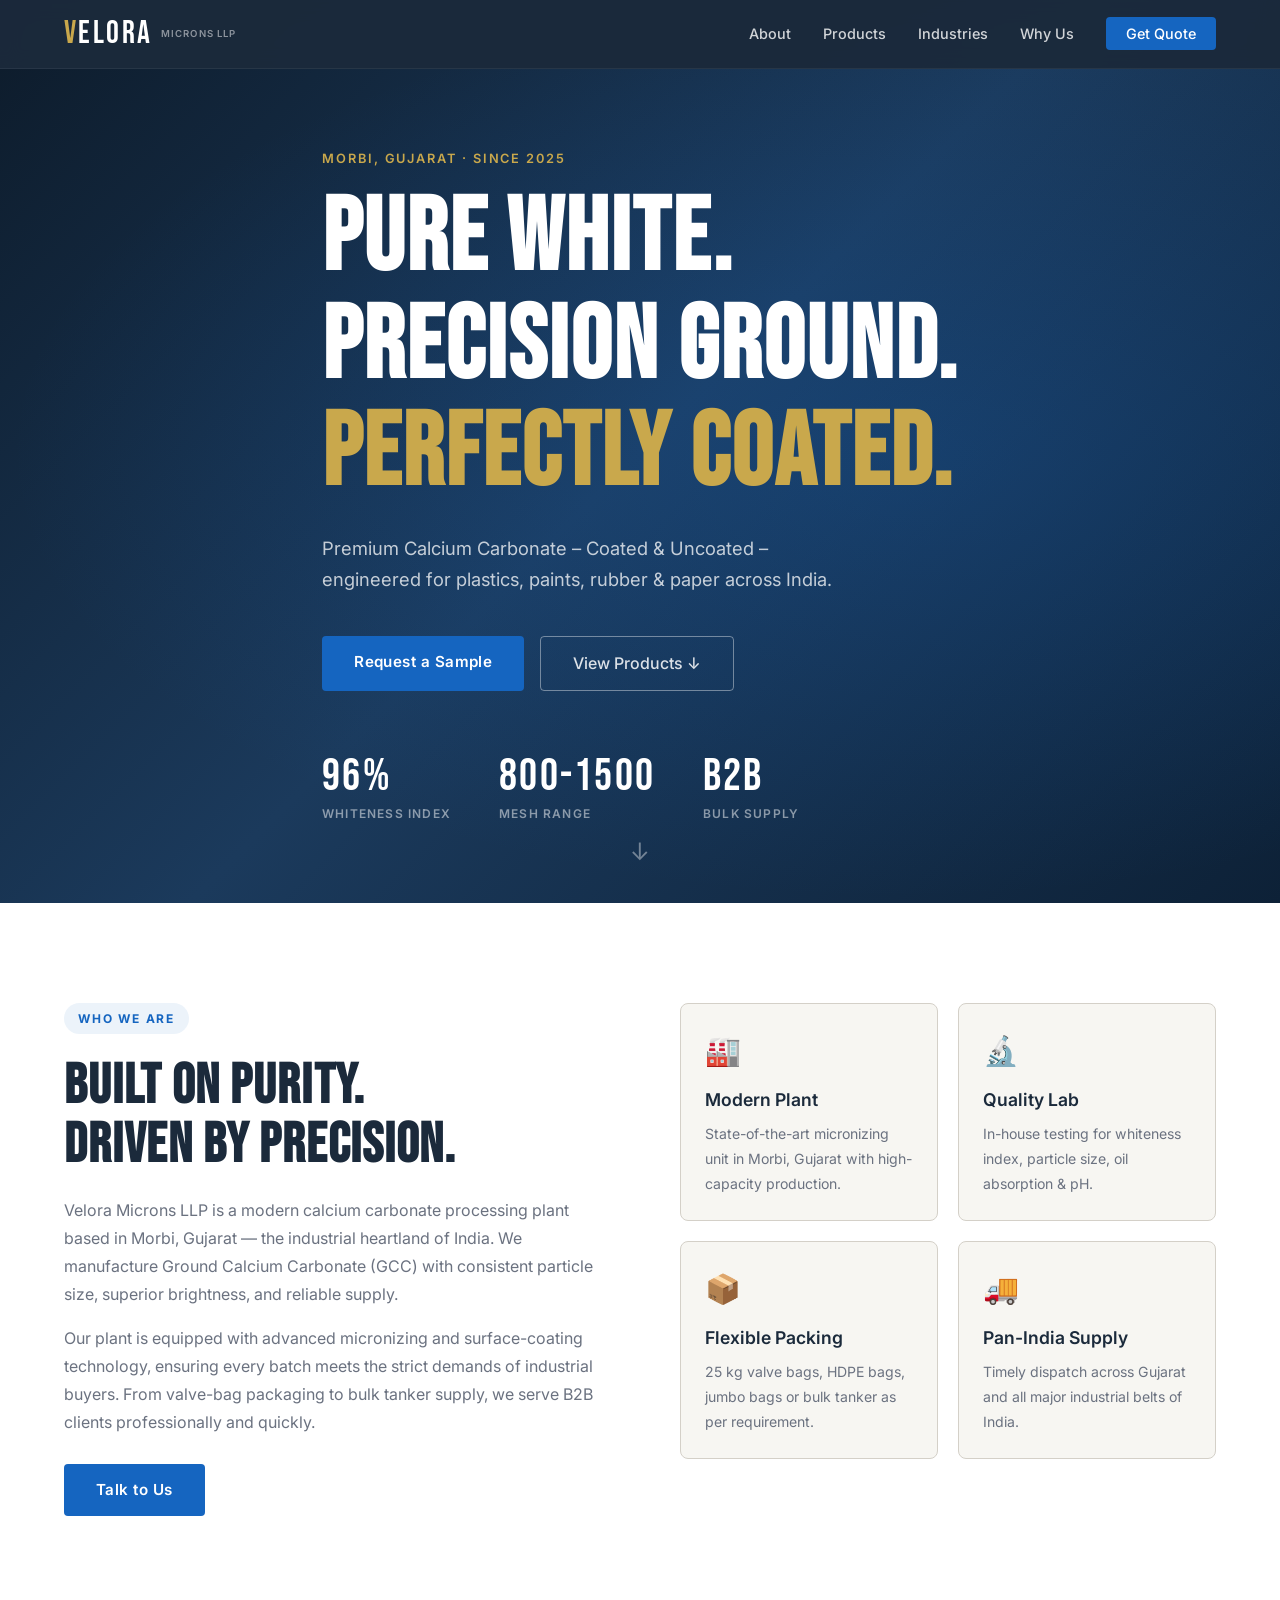
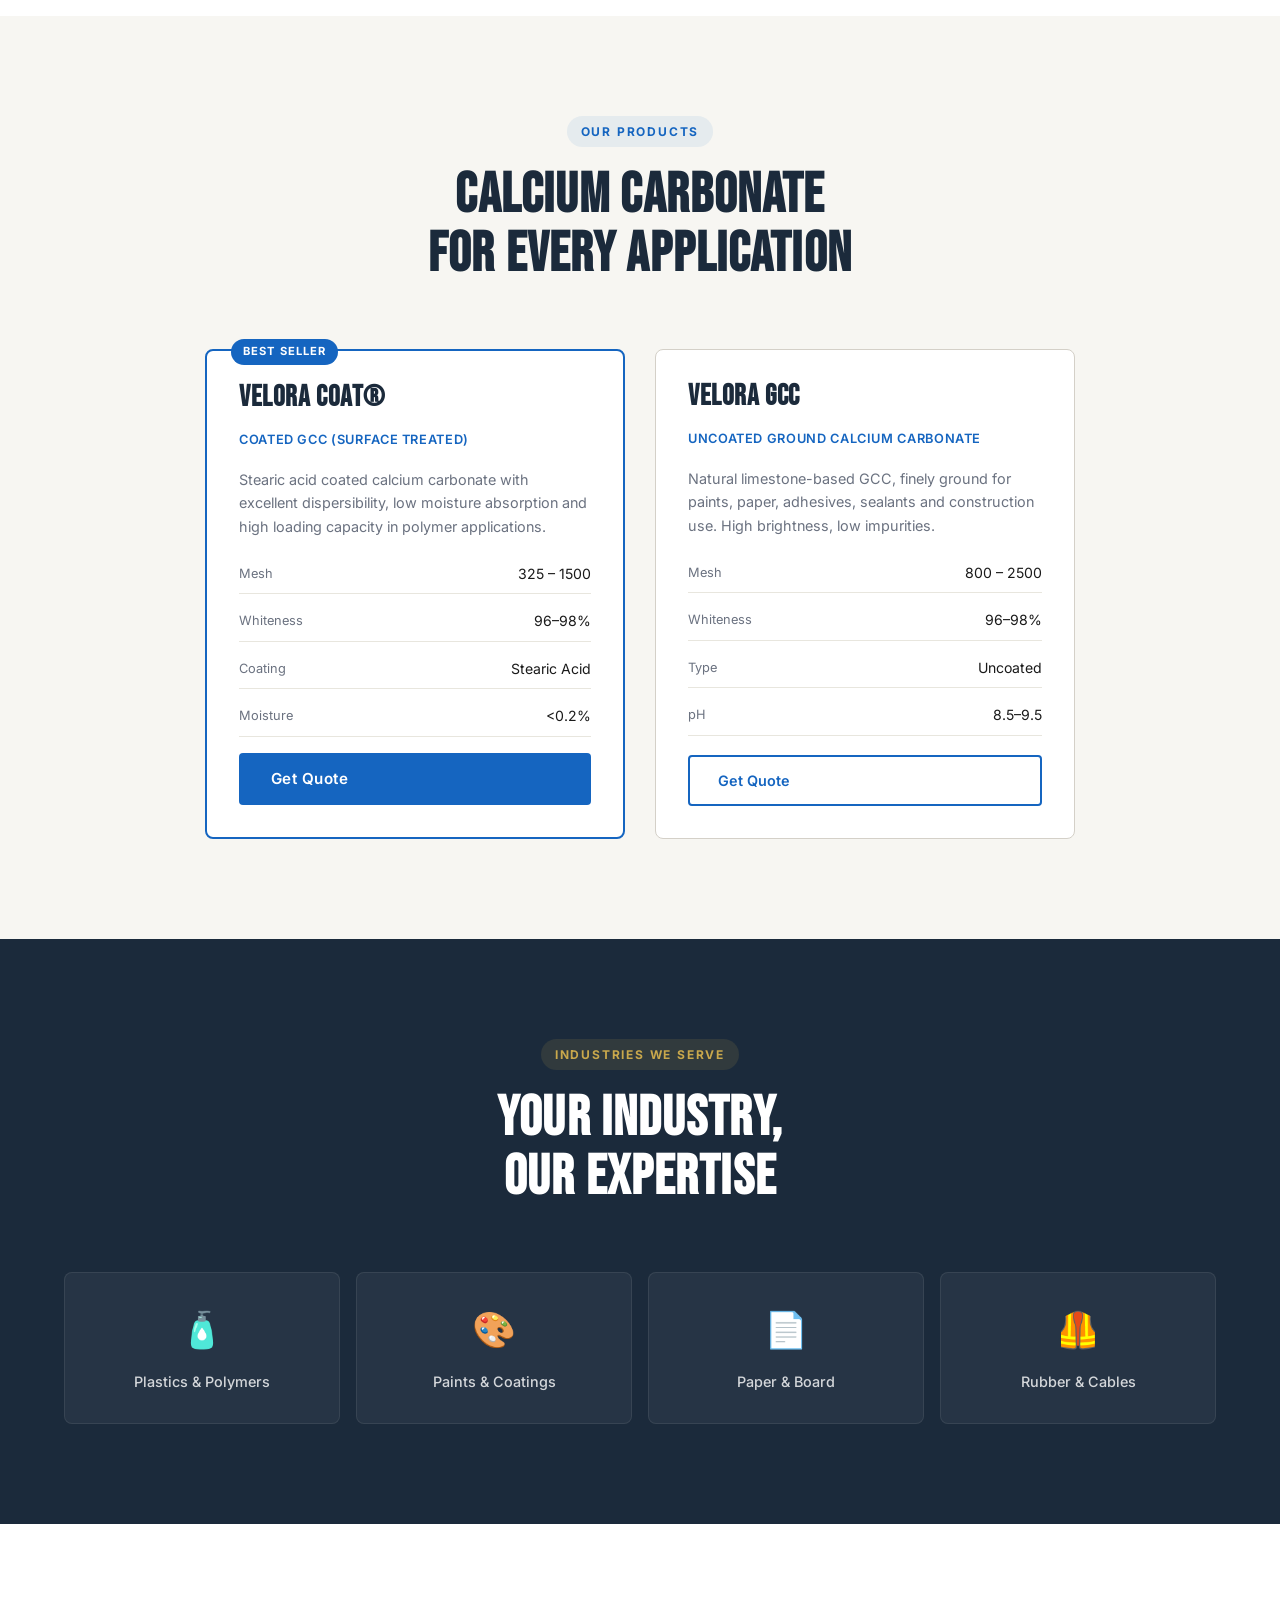
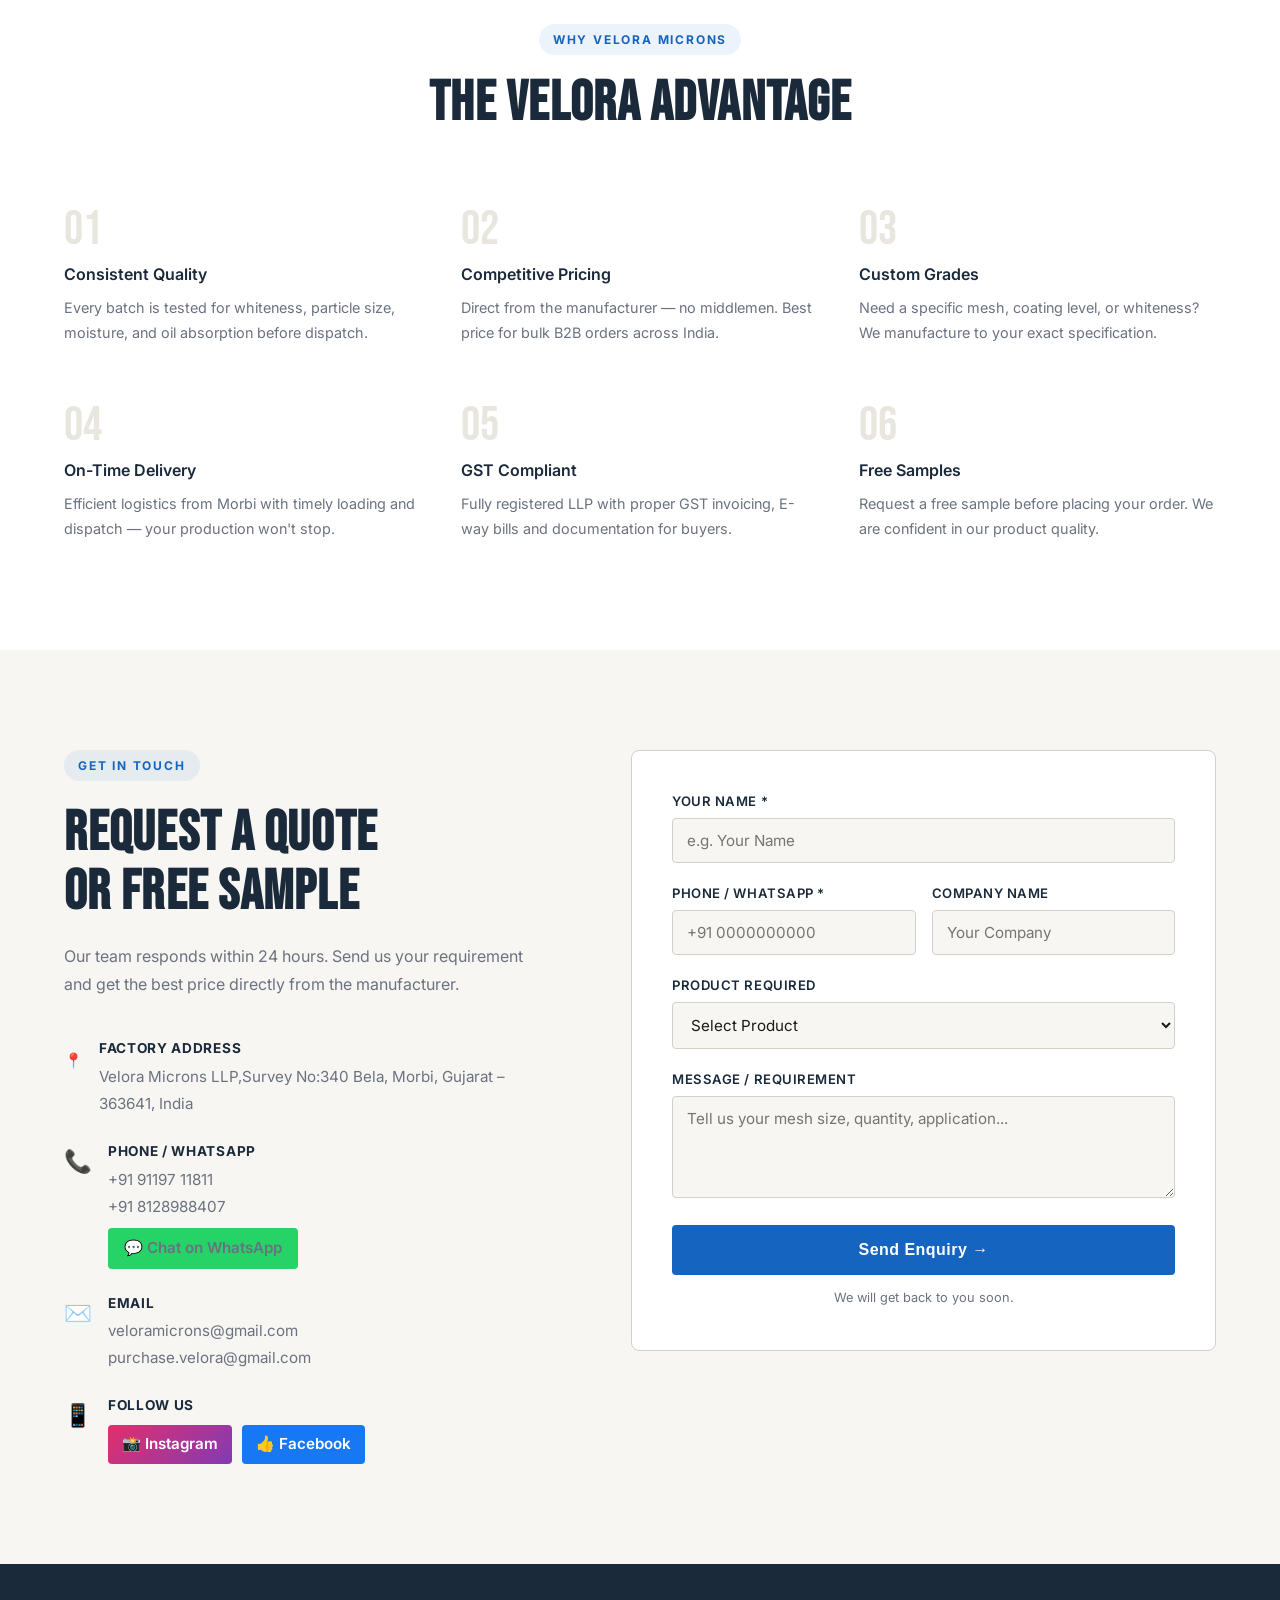
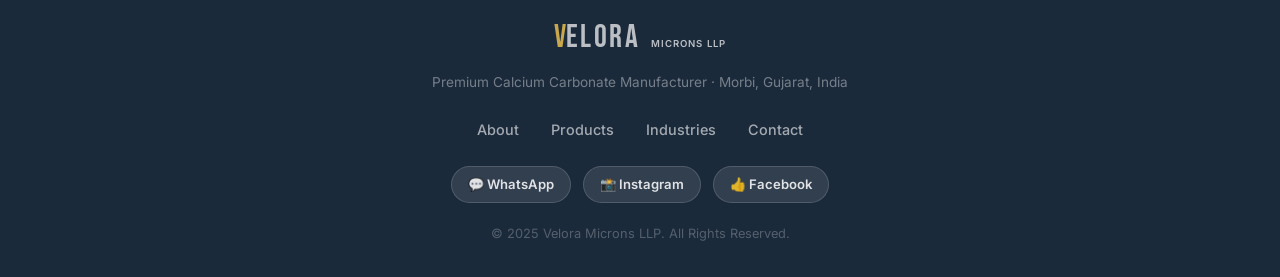
<file: index.html>
<!DOCTYPE html>
<html lang="en">
<head>
  <meta charset="UTF-8" />
  <meta name="viewport" content="width=device-width, initial-scale=1.0" />
  <title>Velora Microns LLP – Premium Calcium Carbonate Manufacturer</title>
  <meta name="description" content="Velora Microns LLP – Leading manufacturer of Coated & Uncoated Calcium Carbonate (GCC & PCC) in Morbi, Gujarat. High whiteness, consistent quality for plastics, paints, rubber & more." />
  <link rel="preconnect" href="https://fonts.googleapis.com" />
  <link rel="preconnect" href="https://fonts.gstatic.com" crossorigin />
  <link href="https://fonts.googleapis.com/css2?family=Bebas+Neue&family=Inter:wght@300;400;500;600;700&display=swap" rel="stylesheet" />
  <link rel="stylesheet" href="style.css" />
</head>
<body>

  <!-- NAVBAR -->
  <nav class="navbar" id="navbar">
    <div class="container nav-inner">
      <div class="logo">
        <span class="logo-v">V</span><span class="logo-rest">ELORA</span>
        <span class="logo-tag">MICRONS LLP</span>
      </div>
      <ul class="nav-links">
        <li><a href="#about">About</a></li>
        <li><a href="products.html">Products</a></li>
        <li><a href="#industries">Industries</a></li>
        <li><a href="#why">Why Us</a></li>
        <li><a href="#contact" class="btn-nav">Get Quote</a></li>
      </ul>
      <button class="hamburger" id="hamburger" aria-label="Menu">
        <span></span><span></span><span></span>
      </button>
    </div>
    <div class="mobile-menu" id="mobileMenu">
      <ul>
        <li><a href="#about" onclick="closeMobile()">About</a></li>
        <li><a href="products.html" onclick="closeMobile()">Products</a></li>
        <li><a href="#industries" onclick="closeMobile()">Industries</a></li>
        <li><a href="#why" onclick="closeMobile()">Why Us</a></li>
        <li><a href="#contact" onclick="closeMobile()">Get Quote</a></li>
      </ul>
    </div>
  </nav>

  <!-- HERO -->
  <section class="hero">
    <div class="hero-bg"></div>
    <div class="container hero-content">
      <p class="hero-eyebrow">Morbi, Gujarat · Since 2025</p>
      <h1 class="hero-title">
        Pure White.<br />
        Precision Ground.<br />
        <span class="accent">Perfectly Coated.</span>
      </h1>
      <p class="hero-sub">
        Premium Calcium Carbonate – Coated &amp; Uncoated – engineered for plastics,
        paints, rubber &amp; paper  across India.
      </p>
      <div class="hero-cta">
        <a href="#contact" class="btn-primary">Request a Sample</a>
        <a href="#products" class="btn-ghost">View Products ↓</a>
      </div>
      <div class="hero-stats">
        <div class="stat">
          <span class="stat-num">96%</span>
          <span class="stat-label">Whiteness Index</span>
        </div>
        <div class="stat">
          <span class="stat-num"> 800-1500 </span>
          <span class="stat-label">Mesh Range</span>
        </div>
        <div class="stat">
          <span class="stat-num">B2B</span>
          <span class="stat-label">Bulk Supply</span>
        </div>
      </div>
    </div>
    <div class="hero-scroll">↓</div>
  </section>

  <!-- ABOUT -->
  <section class="about section" id="about">
    <div class="container about-grid">
      <div class="about-text">
        <span class="eyebrow">Who We Are</span>
        <h2>Built on Purity.<br />Driven by Precision.</h2>
        <p>
          Velora Microns LLP is a modern calcium carbonate processing plant
          based in Morbi, Gujarat — the industrial heartland of India. We
          manufacture Ground Calcium Carbonate (GCC) with 
          consistent particle size, superior brightness,
          and reliable supply.
        </p>
        <p>
          Our plant is equipped with advanced micronizing and surface-coating
          technology, ensuring every batch meets the strict demands of
          industrial buyers. From valve-bag packaging to bulk tanker supply,
          we serve B2B clients professionally and quickly.
        </p>
        <a href="#contact" class="btn-primary">Talk to Us</a>
      </div>
      <div class="about-cards">
        <div class="acard">
          <div class="acard-icon">🏭</div>
          <h4>Modern Plant</h4>
          <p>State-of-the-art micronizing unit in Morbi, Gujarat with high-capacity production.</p>
        </div>
        <div class="acard">
          <div class="acard-icon">🔬</div>
          <h4>Quality Lab</h4>
          <p>In-house testing for whiteness index, particle size, oil absorption & pH.</p>
        </div>
        <div class="acard">
          <div class="acard-icon">📦</div>
          <h4>Flexible Packing</h4>
          <p>25 kg valve bags, HDPE bags, jumbo bags or bulk tanker as per requirement.</p>
        </div>
        <div class="acard">
          <div class="acard-icon">🚚</div>
          <h4>Pan-India Supply</h4>
          <p>Timely dispatch across Gujarat and all major industrial belts of India.</p>
        </div>
      </div>
    </div>
  </section>

  <!-- PRODUCTS -->
  <section class="products section" id="products">
    <div class="container">
      <div class="section-head">
        <span class="eyebrow">Our Products</span>
        <h2>Calcium Carbonate<br />For Every Application</h2>
      </div>
      <div class="products-grid">
        <div class="prod-card featured">
          <div class="prod-badge">Best Seller</div>
          <h3>VELORA COAT®</h3>
          <p class="prod-type">Coated GCC (Surface Treated)</p>
          <p class="prod-desc">Stearic acid coated calcium carbonate with excellent dispersibility, low moisture absorption and high loading capacity in polymer applications.</p>
          <ul class="prod-specs">
            <li><span>Mesh</span> 325 – 1500</li>
            <li><span>Whiteness</span> 96–98%</li>
            <li><span>Coating</span> Stearic Acid</li>
            <li><span>Moisture</span> &lt;0.2%</li>
          </ul>
          <a href="#contact" class="btn-primary">Get Quote</a>
        </div>
        <div class="prod-card">
          <h3>VELORA GCC</h3>
          <p class="prod-type">Uncoated Ground Calcium Carbonate</p>
          <p class="prod-desc">Natural limestone-based GCC, finely ground for paints, paper, adhesives, sealants and construction use. High brightness, low impurities.</p>
          <ul class="prod-specs">
            <li><span>Mesh</span> 800 – 2500</li>
            <li><span>Whiteness</span> 96–98%</li>
            <li><span>Type</span> Uncoated</li>
            <li><span>pH</span> 8.5–9.5</li>
          </ul>
          <a href="#contact" class="btn-outline">Get Quote</a>
        </div>
      <!--  <div class="prod-card">
          <h3>VELORA FINE</h3>
          <p class="prod-type">Micronized Calcium Carbonate</p>
          <p class="prod-desc">Ultra-fine particle size distribution for premium applications requiring high opacity, smooth finish and superior mechanical properties.</p>
          <ul class="prod-specs">
            <li><span>Mesh</span> 1500 – 2500</li>
            <li><span>Whiteness</span> 96–98%</li>
            <li><span>D50</span> 2–5 µm</li>
            <li><span>Oil Abs.</span> 18–22 g/100g</li>
          </ul>
          <a href="#contact" class="btn-outline">Get Quote</a>
        </div> -->
      </div>
    </div>
  </section>

  <!-- INDUSTRIES -->
  <section class="industries section" id="industries">
    <div class="container">
      <div class="section-head light">
        <span class="eyebrow">Industries We Serve</span>
        <h2>Your Industry,<br />Our Expertise</h2>
      </div>
      <div class="ind-grid">
        <div class="ind-item"><span class="ind-icon">🧴</span><p>Plastics &amp; Polymers</p></div>
        <div class="ind-item"><span class="ind-icon">🎨</span><p>Paints &amp; Coatings</p></div>
        <div class="ind-item"><span class="ind-icon">📄</span><p>Paper &amp; Board</p></div>
        <div class="ind-item"><span class="ind-icon">🦺</span><p>Rubber &amp; Cables</p></div>
         <!--  <div class="ind-item"><span class="ind-icon">🏗️</span><p>Construction</p></div>
         <div class="ind-item"><span class="ind-icon">💊</span><p>Pharma &amp; Food</p></div> 
        <div class="ind-item"><span class="ind-icon">🧼</span><p>Adhesives &amp; Sealants</p></div>
        <div class="ind-item"><span class="ind-icon">🏠</span><p>Ceramics &amp; Tiles</p></div> -->
      </div>
    </div>
  </section>

  <!-- WHY US -->
  <section class="whyus section" id="why">
    <div class="container">
      <div class="section-head">
        <span class="eyebrow">Why Velora Microns</span>
        <h2>The Velora Advantage</h2>
      </div>
      <div class="why-grid">
        <div class="why-item">
          <div class="why-num">01</div>
          <h4>Consistent Quality</h4>
          <p>Every batch is tested for whiteness, particle size, moisture, and oil absorption before dispatch.</p>
        </div>
        <div class="why-item">
          <div class="why-num">02</div>
          <h4>Competitive Pricing</h4>
          <p>Direct from the manufacturer — no middlemen. Best price for bulk B2B orders across India.</p>
        </div>
        <div class="why-item">
          <div class="why-num">03</div>
          <h4>Custom Grades</h4>
          <p>Need a specific mesh, coating level, or whiteness? We manufacture to your exact specification.</p>
        </div>
        <div class="why-item">
          <div class="why-num">04</div>
          <h4>On-Time Delivery</h4>
          <p>Efficient logistics from Morbi with timely loading and dispatch — your production won't stop.</p>
        </div>
        <div class="why-item">
          <div class="why-num">05</div>
          <h4>GST Compliant</h4>
          <p>Fully registered LLP with proper GST invoicing, E-way bills and documentation for buyers.</p>
        </div>
        <div class="why-item">
          <div class="why-num">06</div>
          <h4>Free Samples</h4>
          <p>Request a free sample before placing your order. We are confident in our product quality.</p>
        </div>
      </div>
    </div>
  </section>

  <!-- CONTACT -->
  <section class="contact section" id="contact">
    <div class="container contact-grid">
      <div class="contact-info">
        <span class="eyebrow">Get In Touch</span>
        <h2>Request a Quote<br />or Free Sample</h2>
        <p>Our team responds within 24 hours. Send us your requirement and get the best price directly from the manufacturer.</p>
        <div class="contact-details">
          <div class="cd-item">
            <span class="cd-icon"><!DOCTYPE html>
<html lang="en">
<head>
    <meta charset="UTF-8">
    <meta name="viewport" content="width=device-width, initial-scale=1.0">
    <title>Location Icon Link</title>
    <style>
        .location-icon {
            font-size: 40px; /* Adjust this number to make the icon bigger or smaller */
            text-decoration: none;
            cursor: pointer;
            display: inline-block;
            transition: transform 0.2s ease;
        }

        /* Makes the icon pop slightly when hovered over */
        .location-icon:hover {
            transform: scale(1.2);
        }
    </style>
</head>
<body>

    <!-- Clickable Location Pin Emoji -->
    <a href="https://maps.app.goo.gl/Koh5ZFjmjRwRxcQj9" target="_blank" class="location-icon" title="View on Google Maps">
  📍
</a>

</body>
</html> </span>
            <div>
              <strong>Factory Address</strong>
              <p>Velora Microns LLP,Survey No:340 Bela, Morbi, Gujarat – 363641, India</p>
            </div>
          </div>
          <div class="cd-item">
            <span class="cd-icon">📞</span>
            <div>
              <strong>Phone / WhatsApp</strong>
              <p><a href="tel:+919119711811">+91 91197 11811</a></p>
               <p><a href="tel:+918128988407">+91 8128988407</a></p>
              <a href="https://wa.me/919119711811?text=Hello%20Velora%20Microns%2C%20I%20am%20interested%20in%20your%20Calcium%20Carbonate%20products." target="_blank" class="whatsapp-btn">💬 Chat on WhatsApp</a>
            </div>
          </div>
          <div class="cd-item">
            <span class="cd-icon">✉️</span>
            <div>
              <strong>Email</strong>
              <p><a href="mailto:veloramicrons@gmail.com">veloramicrons@gmail.com</a></p>
              <p><a href="mailto:purchase.velora@gmail.com">purchase.velora@gmail.com</a></p>
            </div>
          </div>
          <div class="cd-item">
            <span class="cd-icon">📱</span>
            <div>
              <strong>Follow Us</strong>
              <div class="social-links">
                <a href="https://www.instagram.com/veloramicrons.in?igsh=MjVmOWcwMGVmcDg2&utm_source=qr" target="_blank" class="social-btn instagram">📸 Instagram</a>
                <a href="https://www.facebook.com/share/18vGANsQr8/?mibextid=wwXIfr" target="_blank" class="social-btn facebook">👍 Facebook</a>
              </div>
            </div>
          </div>
        </div>
      </div>
      <div class="contact-form">
        <form id="contactForm">
          <div class="form-group">
            <label>Your Name *</label>
            <input type="text" placeholder="e.g. Your Name" required />
          </div>
          <div class="form-row">
            <div class="form-group">
              <label>Phone / WhatsApp *</label>
              <input type="tel" placeholder="+91 0000000000" required />
            </div>
            <div class="form-group">
              <label>Company Name</label>
              <input type="text" placeholder="Your Company" />
            </div>
          </div>
          <div class="form-group">
            <label>Product Required</label>
            <select>
              <option value="">Select Product</option>

  <optgroup label="VELORA COAT® (Coated GCC)">
    <option value="VELORA COAT - VM Standard (15)">VM Standard (15 µm)</option>
    <option value="VELORA COAT - VM Plus (12)">VM Plus (12 µm)</option>
    <option value="VELORA COAT - VM Ultra (10)">VM Ultra (10 µm)</option>
  </optgroup>

  <optgroup label="Ground GCC (Uncoated)">
    <option value="Ground GCC - VM-15">VM-15 (15 µm)</option>
    <option value="Ground GCC - VM-12">VM-12 (12 µm)</option>
    <option value="Ground GCC - VM-10">VM-10 (10 µm)</option>
  </optgroup>
             
            </select>
          </div>
          <div class="form-group">
            <label>Message / Requirement</label>
            <textarea rows="4" placeholder="Tell us your mesh size, quantity, application..."></textarea>
          </div>
          <button type="submit" class="btn-primary full">Send Enquiry →</button>
          <p class="form-note"> We will get back to you soon.</p>
        </form>
      </div>
    </div>
  </section>

  <!-- FOOTER -->
  <footer class="footer">
    <div class="container footer-inner">
      <div class="footer-logo">
        <span class="logo-v">V</span><span class="logo-rest">ELORA</span>
        <span class="logo-tag">MICRONS LLP</span>
      </div>
      <p class="footer-tagline">Premium Calcium Carbonate Manufacturer · Morbi, Gujarat, India</p>
      <div class="footer-links">
        <a href="#about">About</a>
        <a href="#products">Products</a>
        <a href="#industries">Industries</a>
        <a href="#contact">Contact</a>
      </div>
      <div class="footer-social">
        <a href="https://wa.me/919119711811?text=Hello%20Velora%20Microns%2C%20I%20am%20interested%20in%20your%20products." target="_blank" class="fsocial-btn">💬 WhatsApp</a>
        <a href="https://www.instagram.com/veloramicrons.in?igsh=MjVmOWcwMGVmcDg2&utm_source=qr" target="_blank" class="fsocial-btn">📸 Instagram</a>
        <a href="https://www.facebook.com/share/18vGANsQr8/?mibextid=wwXIfr" target="_blank" class="fsocial-btn">👍 Facebook</a>
      </div>
      <p class="footer-copy">© 2025 Velora Microns LLP. All Rights Reserved.</p>
    </div>
  </footer>

  <script src="script.js"></script>
</body>
</html>
</file>
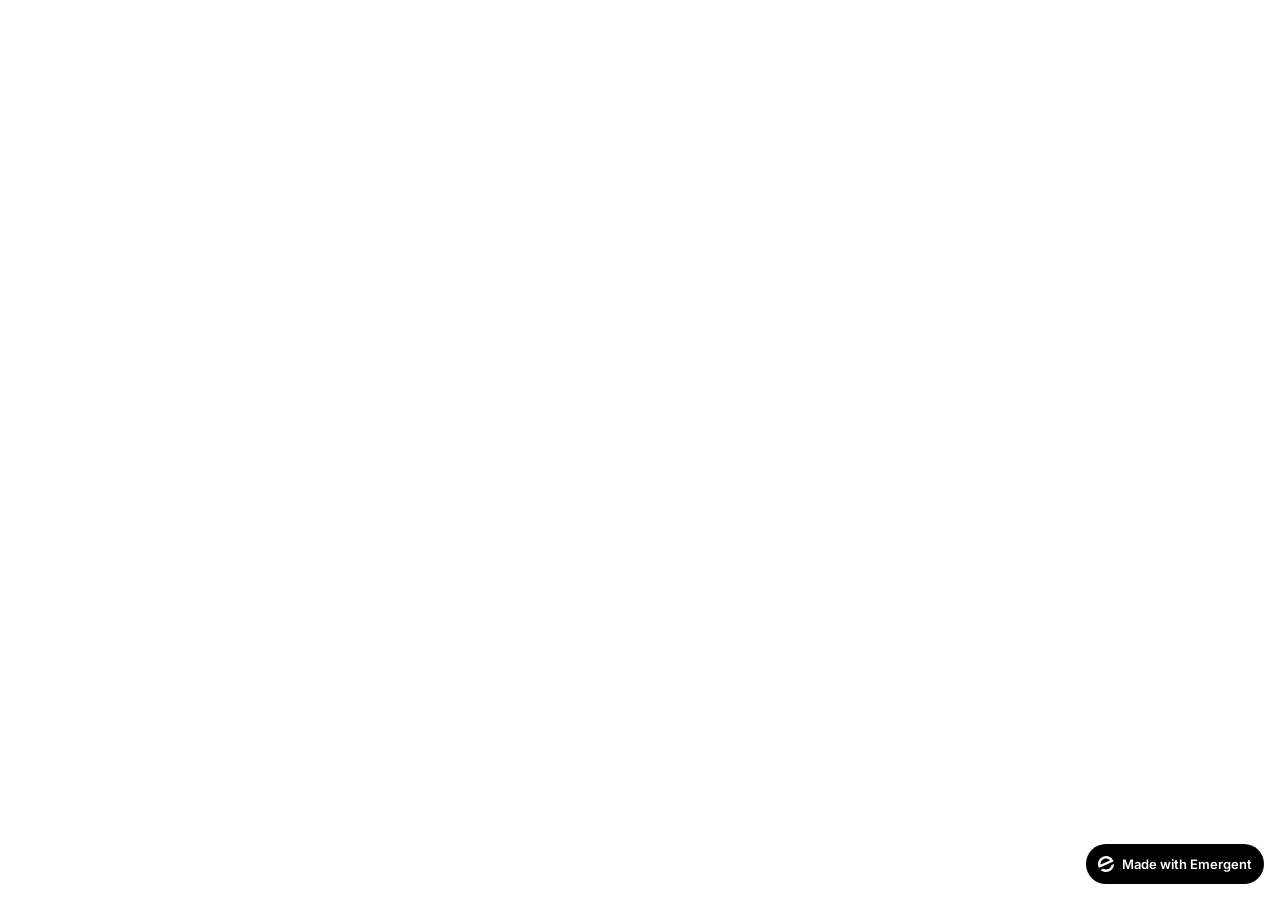
<file: frontend/public/index.html>
<!doctype html>
<html lang="en">
    <head>
        <meta charset="utf-8" />
        <meta name="viewport" content="width=device-width, initial-scale=1" />
        <meta name="theme-color" content="#000000" />
        <meta name="description" content="A product of emergent.sh" />
        <link rel="preconnect" href="https://fonts.googleapis.com" />
        <link rel="preconnect" href="https://fonts.gstatic.com" crossorigin />
        <link href="https://fonts.googleapis.com/css2?family=Inter:wght@600&display=swap" rel="stylesheet" />
        <!--
        manifest.json provides metadata used when your web app is installed on a
        user's mobile device or desktop. See https://developers.google.com/web/fundamentals/web-app-manifest/
        -->
        <!--
        Notice the use of %PUBLIC_URL% in the tags above.
        It will be replaced with the URL of the `public` folder during the build.
        Only files inside the `public` folder can be referenced from the HTML.

        Unlike "/favicon.ico" or "favicon.ico", "%PUBLIC_URL%/favicon.ico" will
        work correctly both with client-side routing and a non-root public URL.
        Learn how to configure a non-root public URL by running `npm run build`.
        -->
        <title>Emergent | Fullstack App</title>
        <script>window.addEventListener("error",function(e){if(e.error instanceof DOMException&&e.error.name==="DataCloneError"&&e.message&&e.message.includes("PerformanceServerTiming")){e.stopImmediatePropagation();e.preventDefault()}},true);</script>
        <script src="https://assets.emergent.sh/scripts/emergent-main.js"></script>
    </head>
    <body>
        <noscript>You need to enable JavaScript to run this app.</noscript>
        <div id="root"></div>
        <!--
      This HTML file is a template.
      If you open it directly in the browser, you will see an empty page.

      You can add webfonts, meta tags, or analytics to this file.
      The build step will place the bundled scripts into the <body> tag.

      To begin the development, run `npm start` or `yarn start`.
      To create a production bundle, use `npm run build` or `yarn build`.
    -->
        <a
            id="emergent-badge"
            target="_blank"
            href="https://app.emergent.sh/?utm_source=emergent-badge"
            style="
                display: inline-flex !important;
                box-sizing: border-box;
                width: 178px;
                height: 40px;
                padding: 8px 12px 8px 12px;
                align-items: center !important;
                gap: 8px;
                border-radius: 50px !important;
                background: #000 !important;
                position: fixed !important;
                bottom: 16px;
                right: 16px;
                text-decoration: none;
                font-family: -apple-system, BlinkMacSystemFont,
                    &quot;Segoe UI&quot;, Roboto, Oxygen, Ubuntu, Cantarell,
                    &quot;Open Sans&quot;, &quot;Helvetica Neue&quot;,
                    sans-serif !important;
                font-size: 12px !important;
                z-index: 9999 !important;
            "
        >
            <svg xmlns="http://www.w3.org/2000/svg" width="16" height="16" viewBox="0 0 16 16" fill="none">
                <path d="M15.5702 8.13142C15.7729 8.0412 16.0007 8.18878 15.9892 8.4103C15.8374 11.3192 14.0965 14.0405 11.2531 15.3065C8.40964 16.5725 5.2224 16.0453 2.95912 14.2117C2.78676 14.072 2.82955 13.804 3.03219 13.7137L4.95677 12.8568C5.04866 12.8159 5.15446 12.823 5.24204 12.8725C6.73377 13.7153 8.59176 13.8649 10.2772 13.1145C11.9626 12.3641 13.0947 10.8833 13.4665 9.21075C13.4883 9.11256 13.5539 9.02918 13.6457 8.98827L15.5702 8.13142Z" fill="white"/>
                <path fill-rule="evenodd" clip-rule="evenodd" d="M15.3066 4.74698L15.5067 5.19653C15.5759 5.35178 15.5061 5.53366 15.3508 5.60278L1.29992 11.8586C1.14467 11.9278 0.962794 11.8579 0.893675 11.7027L0.701732 11.2716L0.693457 11.2531C-1.10317 7.21778 0.711626 2.49007 4.74692 0.693443C8.78221 -1.10318 13.51 0.711693 15.3066 4.74698ZM2.82356 8.55367C2.63552 8.63739 2.41991 8.51617 2.40853 8.31065C2.28373 6.05724 3.53858 3.85787 5.72286 2.88536C7.90715 1.91286 10.3813 2.45199 11.9724 4.05256C12.1175 4.19854 12.0633 4.43988 11.8753 4.5236L2.82356 8.55367Z" fill="white"/>
            </svg>
            <p
                style="
                    color: #FFF !important;
                    font-family: 'Inter', sans-serif !important;
                    font-size: 13px !important;
                    font-style: normal !important;
                    font-weight: 600 !important;
                    line-height: 20px !important;
                    margin: 0 !important;
                    white-space: nowrap !important;
                "
            >
                Made with Emergent
            </p>
        </a>
        <script>
            !(function (t, e) {
                var o, n, p, r;
                e.__SV ||
                    ((window.posthog = e),
                    (e._i = []),
                    (e.init = function (i, s, a) {
                        function g(t, e) {
                            var o = e.split(".");
                            2 == o.length && ((t = t[o[0]]), (e = o[1])),
                                (t[e] = function () {
                                    t.push(
                                        [e].concat(
                                            Array.prototype.slice.call(
                                                arguments,
                                                0,
                                            ),
                                        ),
                                    );
                                });
                        }
                        ((p = t.createElement("script")).type =
                            "text/javascript"),
                            (p.crossOrigin = "anonymous"),
                            (p.async = !0),
                            (p.src =
                                s.api_host.replace(
                                    ".i.posthog.com",
                                    "-assets.i.posthog.com",
                                ) + "/static/array.js"),
                            (r =
                                t.getElementsByTagName(
                                    "script",
                                )[0]).parentNode.insertBefore(p, r);
                        var u = e;
                        for (
                            void 0 !== a ? (u = e[a] = []) : (a = "posthog"),
                                u.people = u.people || [],
                                u.toString = function (t) {
                                    var e = "posthog";
                                    return (
                                        "posthog" !== a && (e += "." + a),
                                        t || (e += " (stub)"),
                                        e
                                    );
                                },
                                u.people.toString = function () {
                                    return u.toString(1) + ".people (stub)";
                                },
                                o =
                                    "init me ws ys ps bs capture je Di ks register register_once register_for_session unregister unregister_for_session Ps getFeatureFlag getFeatureFlagPayload isFeatureEnabled reloadFeatureFlags updateEarlyAccessFeatureEnrollment getEarlyAccessFeatures on onFeatureFlags onSurveysLoaded onSessionId getSurveys getActiveMatchingSurveys renderSurvey canRenderSurvey canRenderSurveyAsync identify setPersonProperties group resetGroups setPersonPropertiesForFlags resetPersonPropertiesForFlags setGroupPropertiesForFlags resetGroupPropertiesForFlags reset get_distinct_id getGroups get_session_id get_session_replay_url alias set_config startSessionRecording stopSessionRecording sessionRecordingStarted captureException loadToolbar get_property getSessionProperty Es $s createPersonProfile Is opt_in_capturing opt_out_capturing has_opted_in_capturing has_opted_out_capturing clear_opt_in_out_capturing Ss debug xs getPageViewId captureTraceFeedback captureTraceMetric".split(
                                        " ",
                                    ),
                                n = 0;
                            n < o.length;
                            n++
                        )
                            g(u, o[n]);
                        e._i.push([i, s, a]);
                    }),
                    (e.__SV = 1));
            })(document, window.posthog || []);
            posthog.init("phc_xAvL2Iq4tFmANRE7kzbKwaSqp1HJjN7x48s3vr0CMjs", {
                api_host: "https://us.i.posthog.com",
                person_profiles: "identified_only", // or 'always' to create profiles for anonymous users as well,
                session_recording: {
                    recordCrossOriginIframes: true,
                    capturePerformance: false,
                },
            });
        </script>
    </body>
</html>
</file>
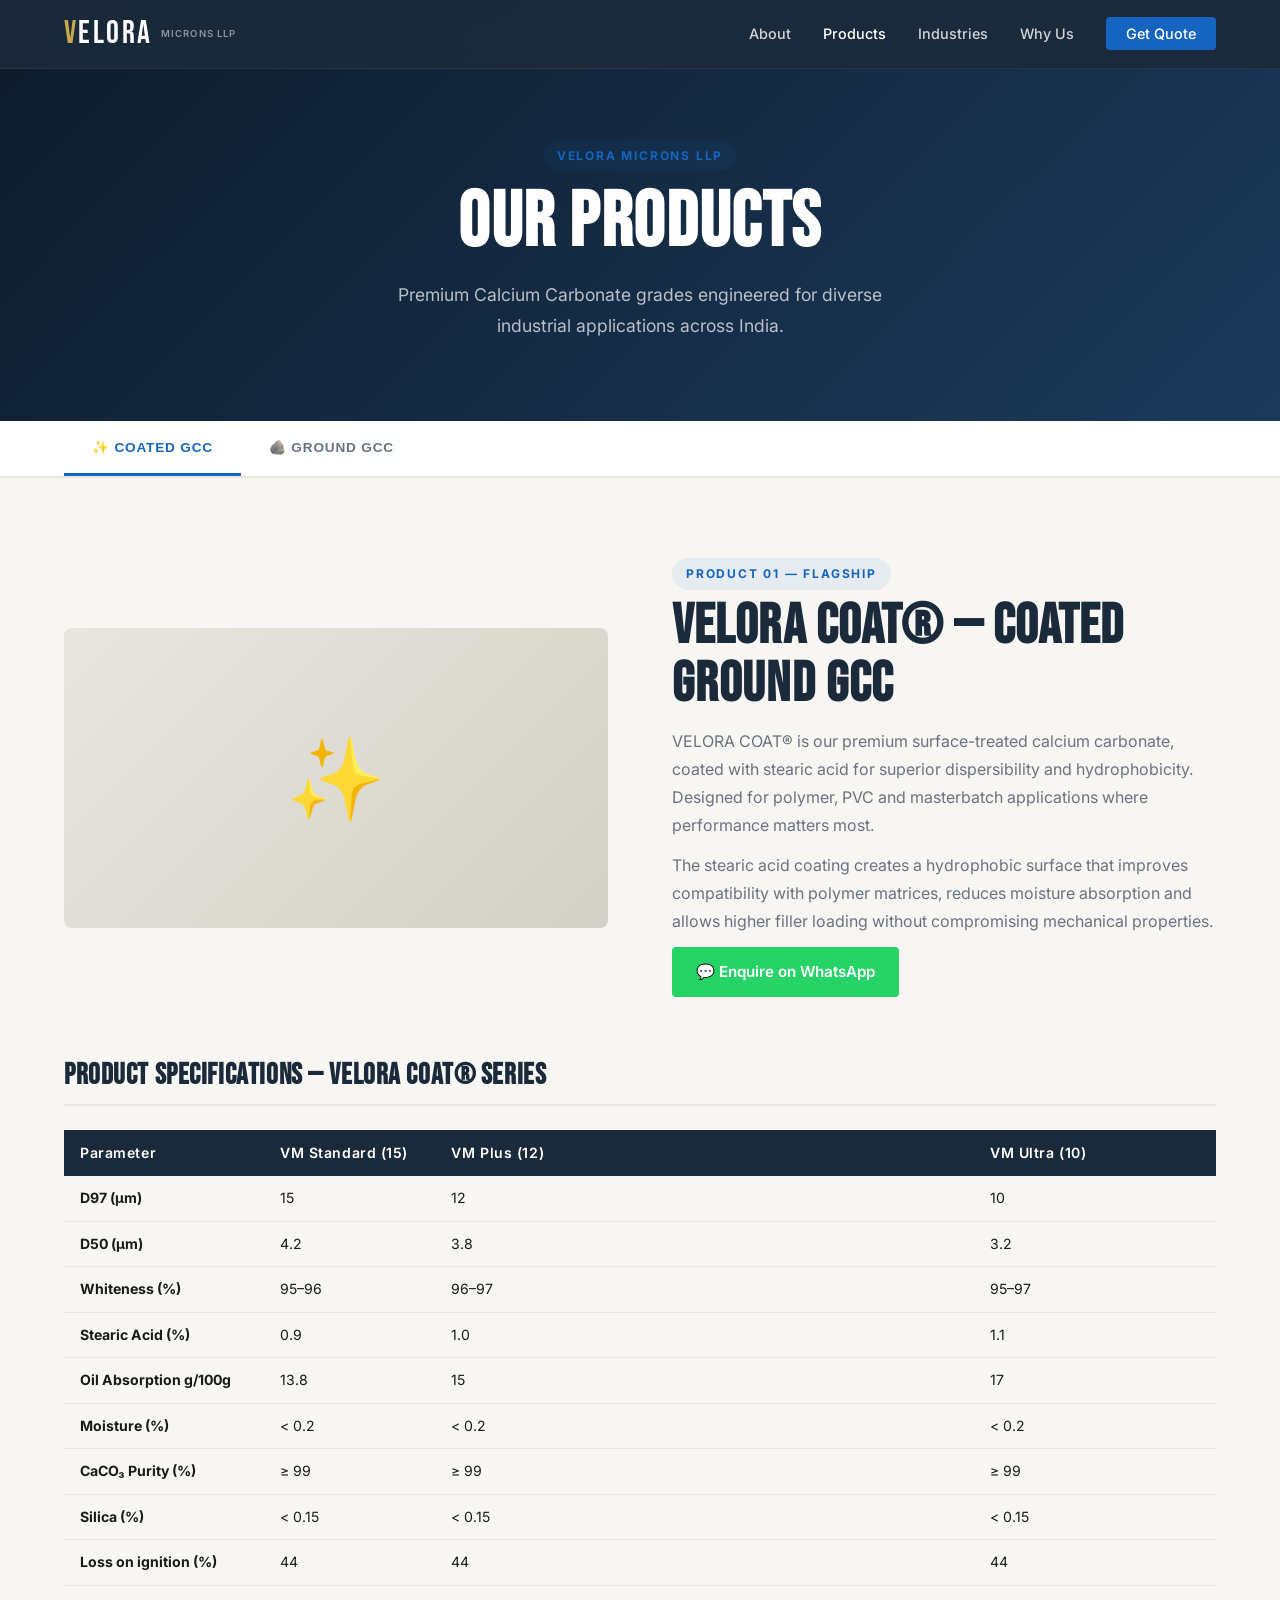
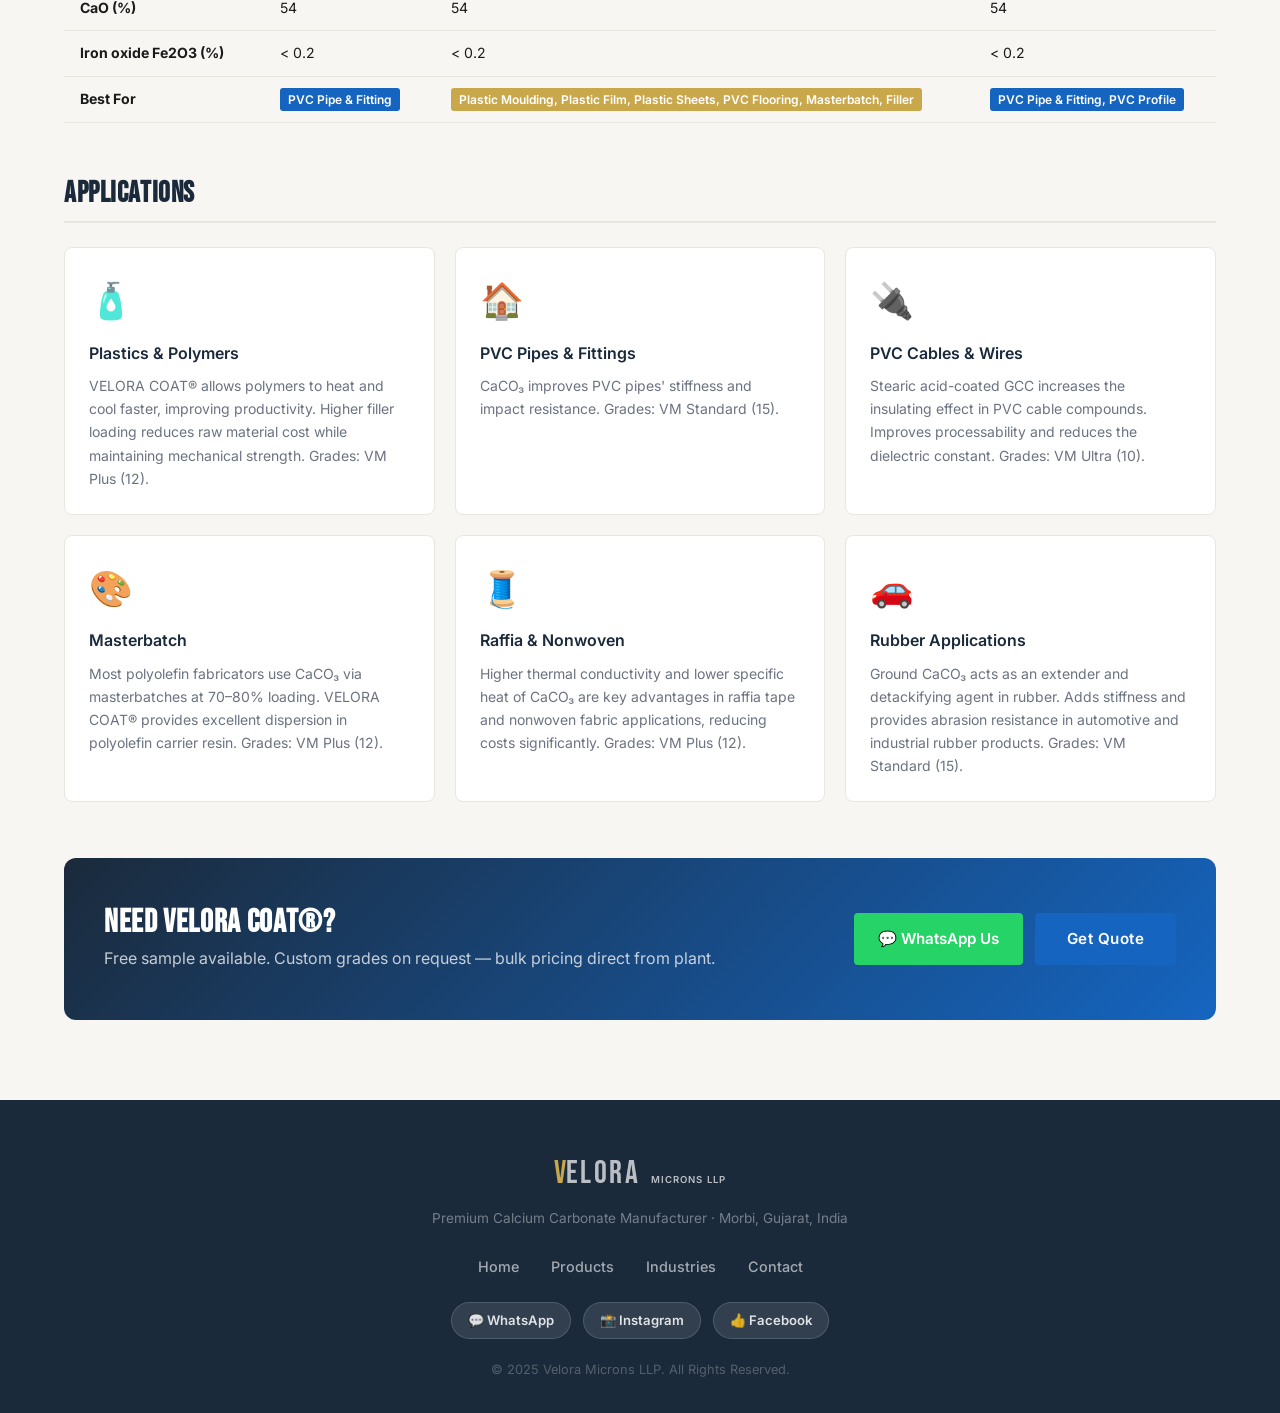
<file: products.html>
<!DOCTYPE html>
<html lang="en">
<head>
  <meta charset="UTF-8" />
  <meta name="viewport" content="width=device-width, initial-scale=1.0" />
  <title>Products – Velora Microns LLP | Calcium Carbonate Manufacturer</title>
  <meta name="description" content="Velora Microns LLP offers Coated GCC and Ground GCC in D97 15, 12 and 10 micron grades for plastics, paints, rubber, paper and more industries. Direct from manufacturer, Morbi, Gujarat." />
  <link rel="preconnect" href="https://fonts.googleapis.com" />
  <link rel="preconnect" href="https://fonts.gstatic.com" crossorigin />
  <link href="https://fonts.googleapis.com/css2?family=Bebas+Neue&family=Inter:wght@300;400;500;600;700&display=swap" rel="stylesheet" />
  <link rel="stylesheet" href="style.css" />
  <style>
    /* ===== PRODUCTS PAGE EXTRA STYLES ===== */
    .prod-hero {
      background: linear-gradient(135deg, #0D1B2A 0%, #1B3A5C 100%);
      padding: 140px 0 80px;
      text-align: center;
    }
    .prod-hero h1 { color: #fff; font-size: clamp(2.5rem, 6vw, 5rem); }
    .prod-hero p { color: rgba(255,255,255,0.7); font-size: 1.1rem; max-width: 560px; margin: 16px auto 0; }

    /* PRODUCT TABS */
    .prod-tabs { background: #fff; border-bottom: 2px solid #E8E6DE; position: sticky; top: 68px; z-index: 100; }
    .prod-tabs .container { display: flex; gap: 0; overflow-x: auto; }
    .tab-btn {
      padding: 18px 28px; font-size: 0.85rem; font-weight: 600;
      letter-spacing: 0.06em; text-transform: uppercase;
      color: #6B7280; border-bottom: 3px solid transparent;
      background: none; border-top: none; border-left: none; border-right: none;
      cursor: pointer; white-space: nowrap; transition: all 0.2s;
    }
    .tab-btn.active { color: #1565C0; border-bottom-color: #1565C0; }
    .tab-btn:hover { color: #1565C0; }

    /* PRODUCT SECTIONS */
    .prod-section { display: none; padding: 80px 0; }
    .prod-section.active { display: block; }

    /* SECTION INTRO */
    .prod-intro { display: grid; grid-template-columns: 1fr 1fr; gap: 64px; align-items: center; margin-bottom: 64px; }
    .prod-intro-img {
      background: linear-gradient(135deg, #E8E6DE, #D4D0C8);
      border-radius: 8px; height: 300px;
      display: flex; align-items: center; justify-content: center;
      font-size: 5rem;
    }
    .prod-intro-text h2 { color: #1B2A3B; margin-bottom: 12px; }
    .prod-intro-text .eyebrow { margin-bottom: 8px; }
    .prod-intro-text p { margin-bottom: 12px; }

    /* SPEC TABLE */
    .spec-section { margin-bottom: 56px; }
    .spec-section h3 { font-size: 1.8rem; color: #1B2A3B; margin-bottom: 24px; padding-bottom: 12px; border-bottom: 2px solid #E8E6DE; }
    .spec-table-wrap { overflow-x: auto; }
    .spec-table { width: 100%; border-collapse: collapse; font-size: 0.88rem; min-width: 500px; }
    .spec-table th { background: #1B2A3B; color: #fff; padding: 12px 16px; text-align: left; font-weight: 600; letter-spacing: 0.04em; }
    .spec-table th:first-child { width: 200px; }
    .spec-table td { padding: 11px 16px; border-bottom: 1px solid #E8E6DE; color: #1A1A1A; }
    .spec-table tr:nth-child(even) td { background: #F7F6F2; }
    .spec-table tr:hover td { background: #EEF3FB; }
    .spec-badge { display: inline-block; background: #1565C0; color: #fff; border-radius: 3px; padding: 2px 8px; font-size: 0.75rem; font-weight: 600; }
    .spec-badge.gold { background: #C9A84C; }
    .spec-badge.green { background: #2E7D32; }

    /* APPLICATIONS */
    .app-grid { display: grid; grid-template-columns: repeat(3, 1fr); gap: 20px; margin-top: 24px; }
    .app-card {
      background: #fff; border: 1.5px solid #E8E6DE;
      border-radius: 8px; padding: 24px;
      transition: transform 0.2s, box-shadow 0.2s;
    }
    .app-card:hover { transform: translateY(-4px); box-shadow: 0 12px 32px rgba(0,0,0,0.08); }
    .app-icon { font-size: 2.2rem; margin-bottom: 12px; }
    .app-card h4 { color: #1B2A3B; font-size: 1rem; margin-bottom: 8px; }
    .app-card p { font-size: 0.875rem; line-height: 1.65; }

    /* CTA BANNER */
    .prod-cta-banner {
      background: linear-gradient(135deg, #1B2A3B, #1565C0);
      border-radius: 12px; padding: 48px 40px;
      display: flex; align-items: center; justify-content: space-between;
      gap: 24px; flex-wrap: wrap; margin-top: 56px;
    }
    .prod-cta-banner h3 { color: #fff; font-size: 2rem; }
    .prod-cta-banner p { color: rgba(255,255,255,0.75); margin-top: 4px; }
    .cta-buttons { display: flex; gap: 12px; flex-wrap: wrap; }
    .btn-whatsapp {
      display: inline-flex; align-items: center; gap: 8px;
      background: #25D366; color: #fff;
      padding: 13px 24px; border-radius: 4px;
      font-weight: 600; font-size: 0.95rem;
      transition: background 0.2s;
    }
    .btn-whatsapp:hover { background: #1ebe5d; }

    @media (max-width: 768px) {
      .prod-intro { grid-template-columns: 1fr; gap: 32px; }
      .app-grid { grid-template-columns: 1fr 1fr; }
      .prod-cta-banner { flex-direction: column; padding: 32px 24px; }
      .tab-btn { padding: 14px 18px; font-size: 0.78rem; }
    }
    @media (max-width: 480px) {
      .app-grid { grid-template-columns: 1fr; }
    }
  </style>
</head>
<body>

  <!-- NAVBAR -->
  <nav class="navbar" id="navbar">
    <div class="container nav-inner">
      <div class="logo">
        <a href="index.html" style="display:flex;align-items:baseline;gap:2px;text-decoration:none;">
          <span class="logo-v">V</span><span class="logo-rest">ELORA</span>
          <span class="logo-tag">MICRONS LLP</span>
        </a>
      </div>
      <ul class="nav-links">
        <li><a href="index.html#about">About</a></li>
        <li><a href="products.html" style="color:#fff;">Products</a></li>
        <li><a href="index.html#industries">Industries</a></li>
        <li><a href="index.html#why">Why Us</a></li>
        <li><a href="index.html#contact" class="btn-nav">Get Quote</a></li>
      </ul>
      <button class="hamburger" id="hamburger" aria-label="Menu">
        <span></span><span></span><span></span>
      </button>
    </div>
    <div class="mobile-menu" id="mobileMenu">
      <ul>
        <li><a href="index.html#about" onclick="closeMobile()">About</a></li>
        <li><a href="products.html" onclick="closeMobile()">Products</a></li>
        <li><a href="index.html#industries" onclick="closeMobile()">Industries</a></li>
        <li><a href="index.html#why" onclick="closeMobile()">Why Us</a></li>
        <li><a href="index.html#contact" onclick="closeMobile()">Get Quote</a></li>
      </ul>
    </div>
  </nav>

  <!-- HERO -->
  <div class="prod-hero">
    <div class="container">
      <span class="eyebrow">Velora Microns LLP</span>
      <h1>Our Products</h1>
      <p>Premium Calcium Carbonate grades engineered for diverse industrial applications across India.</p>
    </div>
  </div>

  <!-- TABS -->
  <div class="prod-tabs">
    <div class="container">
      <button class="tab-btn active" onclick="showTab('coated', event)">✨ Coated GCC</button>
      <button class="tab-btn" onclick="showTab('ground', event)">🪨 Ground GCC</button>
    </div>
  </div>

 <!-- ===== PRODUCT 1: COATED GCC ===== -->
  <section class="prod-section active" id="coated">
    <div class="container">

      <div class="prod-intro">
        <div class="prod-intro-img">✨</div>
        <div class="prod-intro-text">
          <span class="eyebrow">Product 01 — Flagship</span>
          <h2>VELORA COAT® — Coated Ground GCC</h2>
          <p>VELORA COAT® is our premium surface-treated calcium carbonate, coated with stearic acid for superior dispersibility and hydrophobicity. Designed for polymer, PVC and masterbatch applications where performance matters most.</p>
          <p>The stearic acid coating creates a hydrophobic surface that improves compatibility with polymer matrices, reduces moisture absorption and allows higher filler loading without compromising mechanical properties.</p>
          <a href="https://wa.me/919119711811?text=Hello%20Velora%20Microns!%20I%20am%20interested%20in%20VELORA%20COAT%20Coated%20GCC.%20Please%20share%20details." target="_blank" class="btn-whatsapp">💬 Enquire on WhatsApp</a>
        </div>
      </div>

     <div class="spec-section">
  <h3>Product Specifications — VELORA COAT® Series</h3>
  <div class="spec-table-wrap">
    <table class="spec-table">
      <thead>
        <tr>
          <th>Parameter</th>
          <th>VM Standard (15)</th>
          <th>VM Plus (12)</th>
          <th>VM Ultra (10)</th>
        </tr>
      </thead>
      <tbody>
        <tr><td><strong>D97 (µm)</strong></td><td>15</td><td>12</td><td>10</td></tr>
        <tr><td><strong>D50 (µm)</strong></td><td>4.2</td><td>3.8</td><td>3.2</td></tr>
        <tr><td><strong>Whiteness (%)</strong></td><td>95–96</td><td>96–97</td><td>95–97</td></tr>
        <tr><td><strong>Stearic Acid (%)</strong></td><td>0.9</td><td>1.0</td><td>1.1</td></tr>
        <tr><td><strong>Oil Absorption g/100g</strong></td><td>13.8</td><td>15</td><td>17</td></tr>
        <tr><td><strong>Moisture (%)</strong></td><td>&lt; 0.2</td><td>&lt; 0.2</td><td>&lt; 0.2</td></tr>
        <tr><td><strong>CaCO₃ Purity (%)</strong></td><td>≥ 99</td><td>≥ 99</td><td>≥ 99</td></tr>
        <tr><td><strong>Silica (%)</strong></td><td>&lt; 0.15</td><td>&lt; 0.15</td><td>&lt; 0.15</td></tr>
        <tr><td><strong>Loss on ignition (%)</strong></td><td>44</td><td>44</td><td>44</td></tr>
        <tr><td><strong>CaO (%)</strong></td><td>54</td><td>54</td><td>54</td></tr>
        <tr><td><strong>Iron oxide Fe2O3 (%)</strong></td><td>&lt; 0.2</td><td>&lt; 0.2</td><td>&lt; 0.2</td></tr>
        <tr>
          <td><strong>Best For</strong></td>
          <td><span class="spec-badge">PVC Pipe &amp; Fitting</span></td>
          <td><span class="spec-badge gold">Plastic Moulding, Plastic Film, Plastic Sheets, PVC Flooring, Masterbatch, Filler</span></td>
          <td><span class="spec-badge">PVC Pipe &amp; Fitting, PVC Profile</span></td>
        </tr>
      </tbody>
    </table>
  </div>
</div>
      <div class="spec-section">
        <h3>Applications</h3>
        <div class="app-grid">
          <div class="app-card">
            <div class="app-icon">🧴</div>
            <h4>Plastics &amp; Polymers</h4>
            <p>VELORA COAT® allows polymers to heat and cool faster, improving productivity. Higher filler loading reduces raw material cost while maintaining mechanical strength. Grades: VM Plus (12).</p>
          </div>
          <div class="app-card">
            <div class="app-icon">🏠</div>
            <h4>PVC Pipes &amp; Fittings</h4>
            <p>CaCO₃ improves PVC pipes' stiffness and impact resistance. Grades: VM Standard (15).</p>
          </div>
          <div class="app-card">
            <div class="app-icon">🔌</div>
            <h4>PVC Cables &amp; Wires</h4>
            <p>Stearic acid-coated GCC increases the insulating effect in PVC cable compounds. Improves processability and reduces the dielectric constant. Grades: VM Ultra (10).</p>
          </div>
          <div class="app-card">
            <div class="app-icon">🎨</div>
            <h4>Masterbatch</h4>
            <p>Most polyolefin fabricators use CaCO₃ via masterbatches at 70–80% loading. VELORA COAT® provides excellent dispersion in polyolefin carrier resin. Grades: VM Plus (12).</p>
          </div>
          <div class="app-card">
            <div class="app-icon">🧵</div>
            <h4>Raffia &amp; Nonwoven</h4>
            <p>Higher thermal conductivity and lower specific heat of CaCO₃ are key advantages in raffia tape and nonwoven fabric applications, reducing costs significantly. Grades: VM Plus (12).</p>
          </div>
          <div class="app-card">
            <div class="app-icon">🚗</div>
            <h4>Rubber Applications</h4>
            <p>Ground CaCO₃ acts as an extender and detackifying agent in rubber. Adds stiffness and provides abrasion resistance in automotive and industrial rubber products. Grades: VM Standard (15).</p>
          </div>
        </div>
      </div>

      <div class="prod-cta-banner">
        <div>
          <h3>Need VELORA COAT®?</h3>
          <p>Free sample available. Custom grades on request — bulk pricing direct from plant.</p>
        </div>
        <div class="cta-buttons">
          <a href="https://wa.me/919119711811?text=Hello%20Velora%20Microns!%20I%20need%20VELORA%20COAT%20Coated%20GCC.%20Please%20share%20bulk%20price." target="_blank" class="btn-whatsapp">💬 WhatsApp Us</a>
          <a href="index.html#contact" class="btn-primary">Get Quote</a>
        </div>
      </div>

    </div>
  </section>
  <!-- ===== PRODUCT 2: GROUND GCC ===== -->
  <section class="prod-section" id="ground">
    <div class="container">

      <div class="prod-intro">
        <div class="prod-intro-img">🪨</div>
        <div class="prod-intro-text">
          <span class="eyebrow">Product 02</span>
          <h2>Normal Ground Calcium Carbonate (GCC)</h2>
          <p>Velora Microns' Ground GCC is produced by dry grinding high-purity limestone to precise micron sizes. Available in a wide mesh range from 100 to 2500, our GCC offers high brightness and consistent quality for paints, paper, adhesives and construction.</p>
          <p>Our advanced micronizing technology ensures tight particle size distribution, uniform whiteness and low grit content in every batch.</p>
          <a href="https://wa.me/919119711811?text=Hello%20Velora%20Microns!%20I%20am%20interested%20in%20Ground%20GCC.%20Please%20share%20details." target="_blank" class="btn-whatsapp">💬 Enquire on WhatsApp</a>
        </div>
      </div>

      <div class="spec-section">
        <h3>Product Specifications</h3>
        <div class="spec-table-wrap">
          <table class="spec-table">
            <thead>
               <tr>
          <th>Parameter</th>
          <th>VM-15</th>
          <th>VM-12</th>
          <th>VM-10</th>
        </tr>
      </thead>
      <tbody>
        <tr><td><strong>D97 (µm)</strong></td><td>15</td><td>12</td><td>10</td></tr>
        <tr><td><strong>D50 (µm)</strong></td><td>4.2</td><td>3.8</td><td>3.2</td></tr>
        <tr><td><strong>Whiteness (%)</strong></td><td>96–97</td><td>96–97</td><td>96–97</td></tr>
        <tr><td><strong>Oil Absorption g/100g</strong></td><td>19</td><td>19.5</td><td>20</td></tr>
        <tr><td><strong>Moisture (%)</strong></td><td>&lt; 0.2</td><td>&lt; 0.2</td><td>&lt; 0.2</td></tr>
        <tr><td><strong>CaCO₃ Purity (%)</strong></td><td>≥ 99</td><td>≥ 99</td><td>≥ 99</td></tr>
        <tr><td><strong>Silica (%)</strong></td><td>&lt; 0.15</td><td>&lt; 0.15</td><td>&lt; 0.15</td></tr>
        <tr>
          <td><strong>Best For</strong></td>
          <td><span class="spec-badge">Paint, PVC Pipe &amp; Adhesives</span></td>
          <td><span class="spec-badge gold">Lacquer Paint &amp; Adhesives</span></td>
          <td><span class="spec-badge">Paint, PVC &amp; PVC Profile</span></td>
        </tr>
            </tbody>
          </table>
        </div>
      </div>

      <div class="spec-section">
        <h3>Applications</h3>
        <div class="app-grid">
          <div class="app-card">
            <div class="app-icon">🎨</div>
            <h4>Paints &amp; Coatings</h4>
            <p>GCC acts as an extender pigment in paints, improving opacity, consistency and reducing cost. Fine grades provide a smooth finish in emulsion and enamel paints. Grades: VM-15, VM-12, VM-10.</p>
          </div>
          <div class="app-card">
            <div class="app-icon">📄</div>
            <h4>Paper &amp; Board</h4>
            <p>Used as a coating pigment and filler in paper, GCC improves brightness, opacity and printability. Fine GCC grades replace expensive TiO₂ in paper coating.</p>
          </div>
          <div class="app-card">
            <div class="app-icon">🏠</div>
            <h4>Construction Materials</h4>
            <p>GCC is widely used in putty, tile adhesives, cement boards and waterproofing compounds to improve workability and reduce shrinkage.</p>
          </div>
          <div class="app-card">
            <div class="app-icon">🧴</div>
            <h4>Adhesives &amp; Sealants</h4>
            <p>GCC improves rheology and thixotropy and reduces cost in adhesives and sealants while maintaining bond strength. Grades: VM-15, VM-12.</p>
          </div>
          <div class="app-card">
            <div class="app-icon">🏺</div>
            <h4>Ceramics &amp; Tiles</h4>
            <p>Used as a flux material in ceramic tile bodies and glazes. GCC improves dimensional stability and reduces firing temperature, saving energy costs.</p>
          </div>
          <div class="app-card">
            <div class="app-icon">🌾</div>
            <h4>Agriculture</h4>
            <p>GCC is used for soil pH correction and as a calcium supplement in fertilisers. Improves crop yield and soil structure.</p>
          </div>
        </div>
      </div>

      <div class="prod-cta-banner">
        <div>
          <h3>Need Ground GCC?</h3>
          <p>Free sample available. Best bulk price — direct from Morbi plant.</p>
        </div>
        <div class="cta-buttons">
          <a href="https://wa.me/919119711811?text=Hello%20Velora%20Microns!%20I%20need%20Ground%20GCC.%20Please%20share%20price%20and%20specs." target="_blank" class="btn-whatsapp">💬 WhatsApp Us</a>
          <a href="index.html#contact" class="btn-primary">Get Quote</a>
        </div>
      </div>

    </div>
  </section>

  


  <!-- FOOTER -->
  <footer class="footer">
    <div class="container footer-inner">
      <div class="footer-logo">
        <span class="logo-v">V</span><span class="logo-rest">ELORA</span>
        <span class="logo-tag">MICRONS LLP</span>
      </div>
      <p class="footer-tagline">Premium Calcium Carbonate Manufacturer · Morbi, Gujarat, India</p>
      <div class="footer-links">
        <a href="index.html">Home</a>
        <a href="products.html">Products</a>
        <a href="index.html#industries">Industries</a>
        <a href="index.html#contact">Contact</a>
      </div>
      <div class="footer-social">
        <a href="https://wa.me/919119711811" target="_blank" class="fsocial-btn">💬 WhatsApp</a>
        <a href="https://www.instagram.com/veloramicrons.in?igsh=MjVmOWcwMGVmcDg2&utm_source=qr" target="_blank" class="fsocial-btn">📸 Instagram</a>
        <a href="https://www.facebook.com/share/18vGANsQr8/?mibextid=wwXIfr" target="_blank" class="fsocial-btn">👍 Facebook</a>
      </div>
      <p class="footer-copy">© 2025 Velora Microns LLP. All Rights Reserved.</p>
    </div>
  </footer>

  <script>
    // Navbar scroll
    const navbar = document.getElementById('navbar');
    window.addEventListener('scroll', () => {
      navbar.classList.toggle('scrolled', window.scrollY > 50);
    });

    // Hamburger
    document.getElementById('hamburger').addEventListener('click', () => {
      document.getElementById('mobileMenu').classList.toggle('open');
    });
    function closeMobile() {
      document.getElementById('mobileMenu').classList.remove('open');
    }

    // Tab switching
    function showTab(id, ev) {
      document.querySelectorAll('.prod-section').forEach(s => s.classList.remove('active'));
      document.querySelectorAll('.tab-btn').forEach(b => b.classList.remove('active'));
      document.getElementById(id).classList.add('active');
      (ev || window.event).currentTarget.classList.add('active');
      window.scrollTo({ top: document.querySelector('.prod-tabs').offsetTop - 68, behavior: 'smooth' });
    }

    // Check URL hash for direct tab link (#coated or #ground)
    window.addEventListener('load', () => {
      const tabs = ['coated', 'ground'];
      const hash = window.location.hash.replace('#', '');
      if (tabs.includes(hash)) {
        document.querySelectorAll('.prod-section').forEach(s => s.classList.remove('active'));
        document.querySelectorAll('.tab-btn').forEach(b => b.classList.remove('active'));
        document.getElementById(hash).classList.add('active');
        document.querySelectorAll('.tab-btn')[tabs.indexOf(hash)].classList.add('active');
      }
    });
  </script>

</body>
</html>
</file>
<file: style.css>
/* ===== RESET & BASE ===== */
*, *::before, *::after { box-sizing: border-box; margin: 0; padding: 0; }
html { scroll-behavior: smooth; font-size: 16px; }
body {
  font-family: 'Inter', sans-serif;
  background: #F7F6F2;
  color: #1A1A1A;
  line-height: 1.6;
  overflow-x: hidden;
}
a { text-decoration: none; color: inherit; }
ul { list-style: none; }
img { max-width: 100%; display: block; }

/* ===== COLORS ===== */
:root {
  --white: #FFFFFF;
  --cream: #F7F6F2;
  --stone: #E8E6DE;
  --slate: #2C3E50;
  --navy: #1B2A3B;
  --blue-accent: #1565C0;
  --blue-light: #1E88E5;
  --gold: #C9A84C;
  --text: #1A1A1A;
  --muted: #6B7280;
  --border: #D4D0C8;
}

/* ===== TYPOGRAPHY ===== */
h1, h2, h3 { font-family: 'Bebas Neue', sans-serif; letter-spacing: 0.02em; line-height: 1.05; }
h1 { font-size: clamp(3rem, 8vw, 6.5rem); }
h2 { font-size: clamp(2rem, 5vw, 3.5rem); color: var(--navy); }
h3 { font-size: 1.6rem; }
h4 { font-size: 1.1rem; font-weight: 600; }
p { color: var(--muted); line-height: 1.75; }

/* ===== LAYOUT ===== */
.container { max-width: 1200px; margin: 0 auto; padding: 0 24px; }
.section { padding: 100px 0; }
.section-head { text-align: center; margin-bottom: 64px; }
.section-head h2 { margin-top: 8px; }

/* ===== EYEBROW ===== */
.eyebrow {
  display: inline-block;
  font-size: 0.75rem;
  font-weight: 700;
  letter-spacing: 0.15em;
  text-transform: uppercase;
  color: var(--blue-accent);
  background: rgba(21, 101, 192, 0.08);
  padding: 6px 14px;
  border-radius: 20px;
  margin-bottom: 12px;
}

/* ===== BUTTONS ===== */
.btn-primary {
  display: inline-block;
  background: var(--blue-accent);
  color: #fff;
  padding: 14px 32px;
  border-radius: 4px;
  font-weight: 600;
  font-size: 0.95rem;
  letter-spacing: 0.03em;
  transition: background 0.2s, transform 0.15s;
  border: none; cursor: pointer;
}
.btn-primary:hover { background: var(--blue-light); transform: translateY(-2px); }
.btn-primary.full { width: 100%; text-align: center; padding: 16px; font-size: 1rem; }
.btn-ghost {
  display: inline-block;
  color: rgba(255,255,255,0.85);
  border: 1.5px solid rgba(255,255,255,0.4);
  padding: 14px 32px;
  border-radius: 4px;
  font-weight: 500;
  transition: background 0.2s;
}
.btn-ghost:hover { background: rgba(255,255,255,0.1); }
.btn-outline {
  display: inline-block;
  border: 2px solid var(--blue-accent);
  color: var(--blue-accent);
  padding: 12px 28px;
  border-radius: 4px;
  font-weight: 600;
  font-size: 0.9rem;
  transition: all 0.2s;
}
.btn-outline:hover { background: var(--blue-accent); color: #fff; }
.btn-nav {
  background: var(--blue-accent);
  color: #fff !important;
  padding: 8px 20px;
  border-radius: 4px;
  font-weight: 600;
  font-size: 0.85rem;
}
.btn-nav:hover { background: var(--blue-light); }

/* ===== NAVBAR ===== */
.navbar {
  position: fixed; top: 0; left: 0; right: 0;
  z-index: 1000;
  background: rgba(27, 42, 59, 0.97);
  backdrop-filter: blur(10px);
  border-bottom: 1px solid rgba(255,255,255,0.06);
  transition: box-shadow 0.3s;
}
.navbar.scrolled { box-shadow: 0 4px 30px rgba(0,0,0,0.3); }
.nav-inner { display: flex; align-items: center; justify-content: space-between; height: 68px; }
.logo { display: flex; align-items: baseline; gap: 2px; }
.logo-v { font-family: 'Bebas Neue', sans-serif; font-size: 2rem; color: var(--gold); }
.logo-rest { font-family: 'Bebas Neue', sans-serif; font-size: 2rem; color: #fff; letter-spacing: 0.08em; }
.logo-tag {
  font-size: 0.6rem; font-weight: 600; letter-spacing: 0.12em;
  color: rgba(255,255,255,0.5); text-transform: uppercase;
  margin-left: 6px; align-self: center;
}
.nav-links { display: flex; align-items: center; gap: 32px; }
.nav-links a { color: rgba(255,255,255,0.8); font-size: 0.9rem; font-weight: 500; transition: color 0.2s; }
.nav-links a:hover { color: #fff; }
.hamburger { display: none; flex-direction: column; gap: 5px; background: none; border: none; cursor: pointer; }
.hamburger span { width: 24px; height: 2px; background: #fff; display: block; transition: all 0.3s; }
.mobile-menu { display: none; padding: 16px 24px 24px; }
.mobile-menu.open { display: block; }
.mobile-menu ul { display: flex; flex-direction: column; gap: 16px; }
.mobile-menu a { color: rgba(255,255,255,0.9); font-size: 1.1rem; font-weight: 500; }

/* ===== HERO ===== */
.hero {
  position: relative; min-height: 100vh;
  display: flex; align-items: center;
  overflow: hidden; padding-top: 68px;
}
.hero-bg {
  position: absolute; inset: 0;
  background: linear-gradient(135deg, #0D1B2A 0%, #1B3A5C 50%, #0D2137 100%);
  z-index: 0;
}
.hero-bg::after {
  content: '';
  position: absolute; inset: 0;
  background: radial-gradient(ellipse at 70% 50%, rgba(21,101,192,0.25) 0%, transparent 70%);
}
.hero-content {
  position: relative; z-index: 1;
  padding: 80px 0;
}
.hero-eyebrow {
  font-size: 0.8rem; font-weight: 600; letter-spacing: 0.15em;
  text-transform: uppercase; color: var(--gold); margin-bottom: 16px;
}
.hero-title { color: #FFFFFF; margin-bottom: 24px; }
.hero-title .accent { color: var(--gold); }
.hero-sub {
  color: rgba(255,255,255,0.75); font-size: 1.15rem;
  max-width: 540px; margin-bottom: 40px; line-height: 1.7;
}
.hero-cta { display: flex; gap: 16px; flex-wrap: wrap; margin-bottom: 64px; }
.hero-stats { display: flex; gap: 48px; flex-wrap: wrap; }
.stat { display: flex; flex-direction: column; }
.stat-num {
  font-family: 'Bebas Neue', sans-serif; font-size: 2.8rem;
  color: #fff; letter-spacing: 0.05em; line-height: 1;
}
.stat-label { font-size: 0.75rem; font-weight: 600; letter-spacing: 0.1em; color: rgba(255,255,255,0.5); text-transform: uppercase; margin-top: 4px; }
.hero-scroll {
  position: absolute; bottom: 32px; left: 50%; transform: translateX(-50%);
  color: rgba(255,255,255,0.4); font-size: 1.5rem;
  animation: bounce 2s infinite;
}
@keyframes bounce {
  0%, 100% { transform: translateX(-50%) translateY(0); }
  50% { transform: translateX(-50%) translateY(8px); }
}

/* ===== ABOUT ===== */
.about { background: var(--white); }
.about-grid { display: grid; grid-template-columns: 1fr 1fr; gap: 80px; align-items: start; }
.about-text h2 { margin: 12px 0 20px; }
.about-text p { margin-bottom: 16px; }
.about-text .btn-primary { margin-top: 12px; }
.about-cards { display: grid; grid-template-columns: 1fr 1fr; gap: 20px; }
.acard {
  background: var(--cream);
  border: 1px solid var(--border);
  border-radius: 8px;
  padding: 24px;
  transition: transform 0.2s, box-shadow 0.2s;
}
.acard:hover { transform: translateY(-4px); box-shadow: 0 12px 32px rgba(0,0,0,0.08); }
.acard-icon { font-size: 1.8rem; margin-bottom: 12px; }
.acard h4 { margin-bottom: 8px; color: var(--navy); }
.acard p { font-size: 0.88rem; }

/* ===== PRODUCTS ===== */
.products { background: var(--cream); }
.products-grid{
  display: grid;
  grid-template-columns: repeat(auto-fit, minmax(300px, 420px));
  justify-content: center;
  gap: 30px;
}
.prod-card {
  background: var(--white);
  border: 1.5px solid var(--border);
  border-radius: 8px;
  padding: 32px;
  position: relative;
  transition: transform 0.2s, box-shadow 0.2s;
  display: flex; flex-direction: column; gap: 16px;
}
.prod-card:hover { transform: translateY(-6px); box-shadow: 0 20px 48px rgba(0,0,0,0.1); }
.prod-card.featured { border-color: var(--blue-accent); border-width: 2px; }
.prod-badge {
  position: absolute; top: -12px; left: 24px;
  background: var(--blue-accent); color: #fff;
  font-size: 0.7rem; font-weight: 700; letter-spacing: 0.1em;
  padding: 4px 12px; border-radius: 20px; text-transform: uppercase;
}
.prod-card h3 { color: var(--navy); font-size: 1.8rem; }
.prod-type { font-size: 0.8rem; font-weight: 600; color: var(--blue-accent); letter-spacing: 0.05em; text-transform: uppercase; }
.prod-desc { font-size: 0.9rem; line-height: 1.65; }
.prod-specs { display: flex; flex-direction: column; gap: 8px; flex: 1; }
.prod-specs li {
  display: flex; justify-content: space-between; align-items: center;
  padding: 8px 0; border-bottom: 1px solid var(--stone);
  font-size: 0.88rem; color: var(--text);
}
.prod-specs li span { color: var(--muted); font-size: 0.8rem; }

/* ===== INDUSTRIES ===== */
.industries { background: var(--navy); }
.industries .eyebrow { color: var(--gold); background: rgba(201,168,76,0.12); }
.section-head.light h2 { color: #fff; }
.ind-grid { display: grid; grid-template-columns: repeat(4, 1fr); gap: 16px; }
.ind-item {
  background: rgba(255,255,255,0.05);
  border: 1px solid rgba(255,255,255,0.08);
  border-radius: 8px; padding: 28px 20px;
  text-align: center;
  transition: background 0.2s, transform 0.2s;
}
.ind-item:hover { background: rgba(255,255,255,0.1); transform: translateY(-4px); }
.ind-icon { font-size: 2.2rem; display: block; margin-bottom: 12px; }
.ind-item p { color: rgba(255,255,255,0.8); font-size: 0.9rem; font-weight: 500; }

/* ===== WHY US ===== */
.whyus { background: var(--white); }
.why-grid { display: grid; grid-template-columns: repeat(3, 1fr); gap: 40px; }
.why-item { padding: 8px 0; }
.why-num {
  font-family: 'Bebas Neue', sans-serif; font-size: 3rem;
  color: var(--stone); line-height: 1; margin-bottom: 8px;
}
.why-item h4 { color: var(--navy); margin-bottom: 8px; font-size: 1rem; }
.why-item p { font-size: 0.9rem; }

/* ===== CONTACT ===== */
.contact { background: var(--cream); }
.contact-grid { display: grid; grid-template-columns: 1fr 1.2fr; gap: 80px; align-items: start; }
.contact-info h2 { margin: 12px 0 20px; }
.contact-info > p { margin-bottom: 40px; }
.contact-details { display: flex; flex-direction: column; gap: 24px; }
.cd-item { display: flex; gap: 16px; align-items: flex-start; }
.cd-icon { font-size: 1.4rem; flex-shrink: 0; margin-top: 2px; }
.cd-item strong { display: block; color: var(--navy); font-size: 0.85rem; font-weight: 700; letter-spacing: 0.05em; text-transform: uppercase; margin-bottom: 4px; }
.cd-item p, .cd-item a { font-size: 0.95rem; color: var(--muted); }
.cd-item a:hover { color: var(--blue-accent); }

/* ===== FORM ===== */
.contact-form {
  background: var(--white);
  border: 1px solid var(--border);
  border-radius: 8px;
  padding: 40px;
}
.form-group { margin-bottom: 20px; }
.form-row { display: grid; grid-template-columns: 1fr 1fr; gap: 16px; }
label { display: block; font-size: 0.82rem; font-weight: 600; color: var(--navy); letter-spacing: 0.04em; margin-bottom: 6px; text-transform: uppercase; }
input, select, textarea {
  width: 100%;
  padding: 12px 14px;
  border: 1.5px solid var(--border);
  border-radius: 4px;
  font-family: 'Inter', sans-serif;
  font-size: 0.95rem;
  background: var(--cream);
  color: var(--text);
  outline: none;
  transition: border-color 0.2s;
}
input:focus, select:focus, textarea:focus { border-color: var(--blue-accent); background: #fff; }
textarea { resize: vertical; }
.form-note { text-align: center; font-size: 0.8rem; color: var(--muted); margin-top: 12px; }

/* ===== FOOTER ===== */
.footer { background: var(--navy); padding: 48px 0 32px; }
.footer-inner { text-align: center; }
.footer .logo-v { color: var(--gold); }
.footer .logo-rest, .footer .logo-tag { color: rgba(255,255,255,0.7); }
.footer-tagline { color: rgba(255,255,255,0.4); font-size: 0.85rem; margin: 8px 0 24px; }
.footer-links { display: flex; justify-content: center; gap: 32px; margin-bottom: 24px; flex-wrap: wrap; }
.footer-links a { color: rgba(255,255,255,0.6); font-size: 0.9rem; font-weight: 500; transition: color 0.2s; }
.footer-links a:hover { color: #fff; }
.footer-copy { color: rgba(255,255,255,0.25); font-size: 0.8rem; }

/* ===== RESPONSIVE ===== */
@media (max-width: 1024px) {
  .about-grid { grid-template-columns: 1fr; gap: 48px; }
  .products-grid { grid-template-columns: 1fr 1fr; }
  .why-grid { grid-template-columns: 1fr 1fr; }
  .contact-grid { grid-template-columns: 1fr; gap: 48px; }
}

@media (max-width: 768px) {
  .section { padding: 72px 0; }
  .nav-links { display: none; }
  .hamburger { display: flex; }
  .hero-stats { gap: 28px; }
  .products-grid { grid-template-columns: 1fr; }
  .about-cards { grid-template-columns: 1fr; }
  .ind-grid { grid-template-columns: 1fr 1fr; }
  .why-grid { grid-template-columns: 1fr; }
  .form-row { grid-template-columns: 1fr; }
  .contact-form { padding: 28px 20px; }
  .hero-cta { flex-direction: column; align-items: flex-start; }
}

@media (max-width: 480px) {
  .ind-grid { grid-template-columns: 1fr 1fr; }
  .hero-stats { flex-direction: column; gap: 20px; }
}

/* ===== SCROLL ANIMATIONS ===== */
.fade-in { opacity: 0; transform: translateY(24px); transition: opacity 0.6s ease, transform 0.6s ease; }
.fade-in.visible { opacity: 1; transform: translateY(0); }

/* ===== WHATSAPP BUTTON ===== */
.whatsapp-btn {
  display: inline-flex; align-items: center; gap: 6px;
  background: #25D366; color: #fff;
  padding: 8px 16px; border-radius: 4px;
  font-size: 0.85rem; font-weight: 600;
  margin-top: 8px; transition: background 0.2s;
}
.whatsapp-btn:hover { background: #1ebe5d; }

/* ===== SOCIAL BUTTONS ===== */
.social-links { display: flex; gap: 10px; margin-top: 8px; flex-wrap: wrap; }
.social-btn {
  display: inline-flex; align-items: center; gap: 6px;
  padding: 7px 14px; border-radius: 4px;
  font-size: 0.82rem; font-weight: 600;
  transition: opacity 0.2s;
}
.social-btn:hover { opacity: 0.85; }
.social-btn.instagram { background: linear-gradient(135deg, #E1306C, #833AB4); color: #fff; }
.social-btn.facebook { background: #1877F2; color: #fff; }

/* ===== FOOTER SOCIAL ===== */
.footer-social { display: flex; justify-content: center; gap: 12px; margin-bottom: 20px; flex-wrap: wrap; }
.fsocial-btn {
  display: inline-flex; align-items: center; gap: 6px;
  padding: 7px 16px; border-radius: 20px;
  font-size: 0.82rem; font-weight: 600;
  background: rgba(255,255,255,0.1);
  color: rgba(255,255,255,0.85);
  border: 1px solid rgba(255,255,255,0.15);
  transition: background 0.2s;
}
.fsocial-btn:hover { background: rgba(255,255,255,0.2); color: #fff; }
</file>
